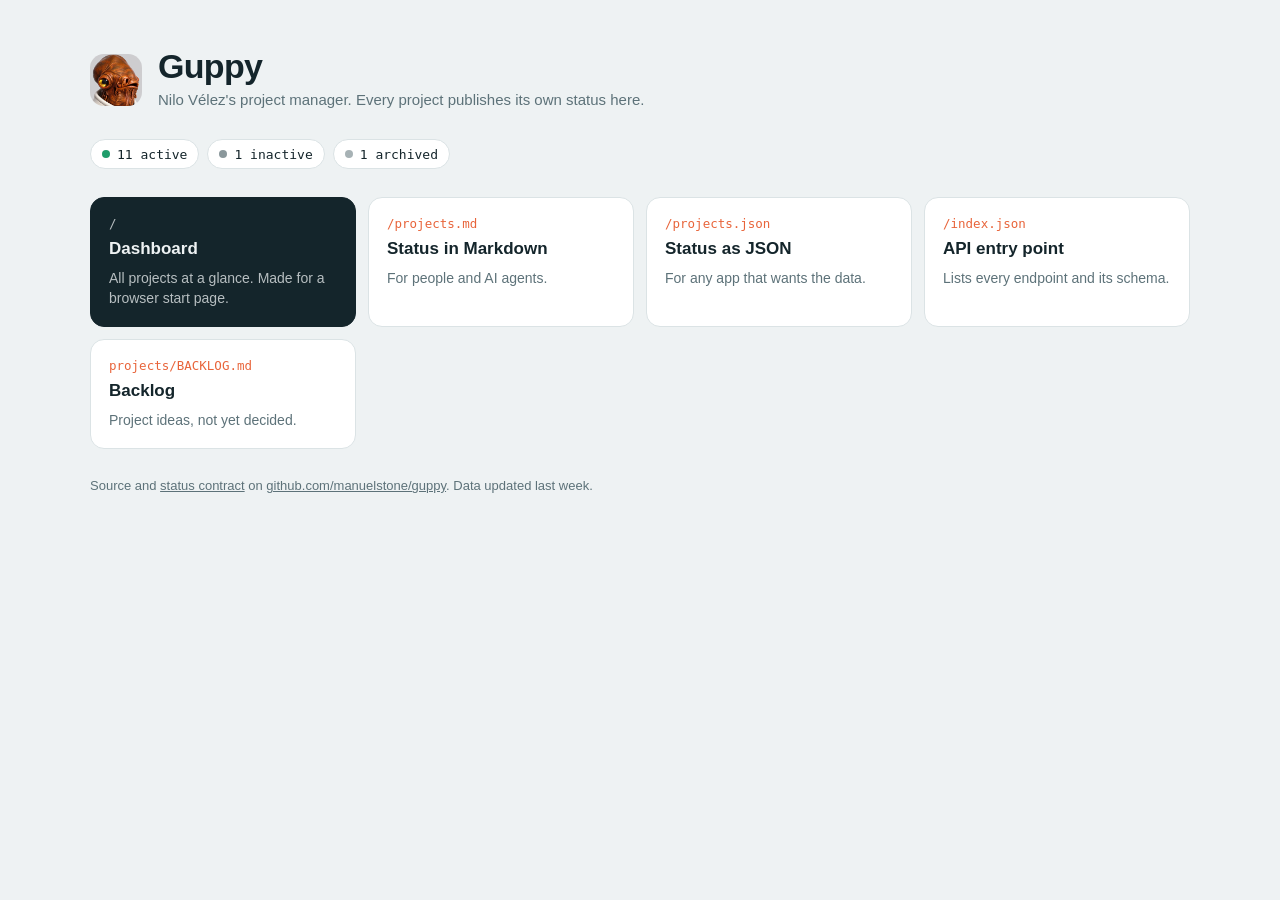
<file: site/about/index.html>
<!doctype html>
<html lang="en">
<head>
  <meta charset="utf-8">
  <meta name="viewport" content="width=device-width, initial-scale=1">
  <meta name="robots" content="noindex, nofollow">
  <title>About Guppy</title>
  <link rel="icon" type="image/png" sizes="32x32" href="../icons/favicon-32.png">
  <link rel="icon" type="image/png" sizes="16x16" href="../icons/favicon-16.png">
  <link rel="apple-touch-icon" href="../icons/apple-touch-icon.png">
  <link rel="stylesheet" href="../guppy.css">
</head>
<body>
  <main class="page home">
    <header class="home-head">
      <img class="mark" src="../icons/icon-192.png" alt="" width="52" height="52">
      <div>
        <h1>Guppy</h1>
        <p>Nilo Vélez's project manager. Every project publishes its own status here.</p>
      </div>
    </header>

    <div class="summary" id="summary" aria-label="Projects by status"></div>

    <nav class="links" aria-label="Published pages and files">
      <a class="link-card primary" href="../">
        <span class="path">/</span><strong>Dashboard</strong>
        <span class="what">All projects at a glance. Made for a browser start page.</span>
      </a>
      <a class="link-card" href="../projects.md">
        <span class="path">/projects.md</span><strong>Status in Markdown</strong>
        <span class="what">For people and AI agents.</span>
      </a>
      <a class="link-card" href="../projects.json">
        <span class="path">/projects.json</span><strong>Status as JSON</strong>
        <span class="what">For any app that wants the data.</span>
      </a>
      <a class="link-card" href="../index.json">
        <span class="path">/index.json</span><strong>API entry point</strong>
        <span class="what">Lists every endpoint and its schema.</span>
      </a>
      <a class="link-card" href="https://github.com/manuelstone/guppy/blob/main/projects/BACKLOG.md">
        <span class="path">projects/BACKLOG.md</span><strong>Backlog</strong>
        <span class="what">Project ideas, not yet decided.</span>
      </a>
    </nav>

    <p class="foot">
      Source and <a href="https://github.com/manuelstone/guppy/blob/main/docs/status-contract.md">status contract</a>
      on <a href="https://github.com/manuelstone/guppy">github.com/manuelstone/guppy</a>.
      <span id="updated"></span>
    </p>
  </main>

  <script>
    (() => {
      const ORDER = ['blocked', 'active', 'planned', 'inactive', 'archived'];
      const rtf = new Intl.RelativeTimeFormat('en', { numeric: 'auto' });
      const UNITS = [['year', 31557600], ['month', 2629800], ['week', 604800], ['day', 86400], ['hour', 3600], ['minute', 60], ['second', 1]];
      const ago = (unix) => {
        const s = unix - Date.now() / 1000;
        const [unit, size] = UNITS.find(([, size]) => Math.abs(s) >= size) || UNITS[UNITS.length - 1];
        return rtf.format(Math.round(s / size), unit);
      };

      fetch('../projects.json', { cache: 'no-cache' })
        .then((res) => { if (!res.ok) throw new Error(`HTTP ${res.status}`); return res.json(); })
        .then((data) => {
          const summary = document.getElementById('summary');
          for (const status of ORDER) {
            const n = data.projects.filter((p) => p.status === status).length;
            if (!n) continue;
            const chip = document.createElement('span');
            chip.className = `chip s-${status}`;
            const dot = document.createElement('i');
            dot.className = 'dot';
            chip.append(dot, `${n} ${status}`);
            summary.append(chip);
          }
          document.getElementById('updated').textContent = `Data updated ${ago(data.generated_unix)}.`;
        })
        .catch(() => {});
    })();
  </script>
</body>
</html>
</file>
<file: site/guppy.css>
/* Shared styles for Guppy's public pages: the dashboard (index.html, the home page) and the about page (about/index.html).
   Layout: the dashboard is a launcher panel. Projects are filtered by status and shown in one of two views,
   switched from the corner: details (rows with the full status text, the default) or icons (tiles). */

:root {
  --bg: #eef2f3;
  --panel: #ffffff;
  --panel-2: #f5f8f8;
  --line: #dbe3e5;
  --fg: #14252b;
  --muted: #5d7279;
  --accent: #e8643a;
  --active: #1f9d6b;
  --blocked: #d4552f;
  --planned: #3b7dd8;
  --inactive: #8a979b;
  --archived: #a7b2b5;
  --shadow: rgb(20 37 43 / 0.35);
  --font-ui: "Libre Franklin", "Helvetica Neue", helvetica, arial, sans-serif;
  --font-data: ui-monospace, "SF Mono", Menlo, Consolas, monospace;
  --radius: 14px;
  color-scheme: light;
}
@media (prefers-color-scheme: dark) {
  :root {
    --bg: #0d1517;
    --panel: #152124;
    --panel-2: #1b2a2e;
    --line: #26383d;
    --fg: #e4eef0;
    --muted: #8ea3a9;
    --accent: #f07a50;
    --active: #3cc48e;
    --blocked: #f07a50;
    --planned: #6aa4f0;
    --inactive: #7d8d92;
    --archived: #5f6f74;
    --shadow: rgb(0 0 0 / 0.6);
    color-scheme: dark;
  }
}

* { box-sizing: border-box; }
html { -webkit-text-size-adjust: 100%; }
body {
  margin: 0;
  background: var(--bg);
  color: var(--fg);
  font-family: var(--font-ui);
  font-size: 15px;
  line-height: 1.45;
  padding: 24px 16px 48px;
}
a { color: inherit; }
:focus-visible { outline: 2px solid var(--accent); outline-offset: 2px; border-radius: 6px; }
[hidden] { display: none !important; }
.page { max-width: 1100px; margin: 0 auto; }

/* Shared bits */
.dot { width: 8px; height: 8px; border-radius: 50%; background: var(--c, var(--muted)); flex: none; display: inline-block; }
.s-active { --c: var(--active); }
.s-blocked { --c: var(--blocked); }
.s-planned { --c: var(--planned); }
.s-inactive { --c: var(--inactive); }
.s-archived { --c: var(--archived); }
.empty { color: var(--muted); padding: 24px 4px; margin: 0; }

/* ---------- Home ---------- */
.home { display: grid; gap: 28px; padding-block: 24px; }
.home-head { display: flex; align-items: center; gap: 16px; }
.mark { width: 52px; height: 52px; flex: none; border-radius: 14px; }
.home h1 { font-size: 34px; line-height: 1.1; margin: 0; letter-spacing: -0.02em; text-wrap: balance; }
.home-head p { margin: 4px 0 0; color: var(--muted); }
.summary { display: flex; flex-wrap: wrap; gap: 8px; min-height: 30px; }
.chip { display: inline-flex; align-items: center; gap: 7px; font: 500 13px var(--font-data); padding: 5px 11px; border-radius: 999px; background: var(--panel); border: 1px solid var(--line); }
.links { display: grid; grid-template-columns: repeat(auto-fit, minmax(240px, 1fr)); gap: 12px; }
.link-card { display: grid; align-content: start; gap: 6px; padding: 18px; background: var(--panel); border: 1px solid var(--line); border-radius: var(--radius); text-decoration: none; transition: border-color 0.15s, transform 0.15s; }
.link-card:hover { border-color: var(--accent); transform: translateY(-1px); }
.link-card.primary { background: var(--fg); color: var(--bg); border-color: var(--fg); }
.link-card.primary .path, .link-card.primary .what { color: inherit; opacity: 0.75; }
.link-card strong { font-size: 17px; }
.path { font: 400 12.5px var(--font-data); color: var(--accent); }
.what { color: var(--muted); font-size: 14px; }
.foot { color: var(--muted); font-size: 13px; margin: 0; }

/* ---------- Dashboard ---------- */
.launcher { background: var(--panel); border: 1px solid var(--line); border-radius: 20px; box-shadow: 0 18px 50px -24px var(--shadow); }
.search { display: flex; align-items: center; gap: 12px; padding: 16px 22px; border-bottom: 1px solid var(--line); }
.search > svg { width: 20px; height: 20px; color: var(--muted); flex: none; }
.search input { flex: 1; min-width: 0; font: 400 20px var(--font-ui); color: var(--fg); background: none; border: 0; outline: none; }
.search input::placeholder { color: var(--muted); opacity: 0.8; }
.stamp { font: 400 12px var(--font-data); color: var(--muted); white-space: nowrap; }
.home-link { display: inline-grid; place-items: center; width: 30px; height: 30px; flex: none; border-radius: 8px; }
.home-link img { width: 30px; height: 30px; border-radius: 8px; display: block; }
.view-toggle { display: inline-grid; place-items: center; width: 34px; height: 34px; flex: none; padding: 0; color: var(--muted); background: none; border: 1px solid var(--line); border-radius: 9px; cursor: pointer; }
.view-toggle:hover { color: var(--fg); background: var(--panel-2); }
.view-toggle svg { width: 20px; height: 20px; fill: none; stroke: currentColor; stroke-width: 1.8; stroke-linecap: round; }
.body { padding: 18px 22px 26px; min-width: 0; }
.rows { display: grid; }
.row { position: relative; display: grid; grid-template-columns: 48px minmax(0, 1fr); gap: 14px; padding: 12px 0; text-decoration: none; }
.row + .row { border-top: 1px solid var(--line); }
.row-body { display: grid; align-content: start; min-width: 0; }
.row .name { font-weight: 600; display: flex; align-items: center; gap: 7px; }
.row .when { font: 400 12px var(--font-data); color: var(--muted); }
.row .text { color: var(--muted); font-size: 13.5px; margin-top: 3px; overflow-wrap: anywhere; }
.row.is-archived .icon { filter: grayscale(0.85); opacity: 0.55; }
.row .icon { width: 48px; height: 48px; border-radius: 12px; font-size: 17px; }
.row .tip { left: 62px; top: calc(100% - 4px); transform: none; }
.row:hover .tip, .row:focus-visible .tip { opacity: 1; }
.filters { display: flex; flex-wrap: wrap; gap: 6px; margin-bottom: 18px; }
.filters button { font: 500 13.5px var(--font-ui); color: var(--muted); background: none; border: 1px solid transparent; padding: 6px 12px; border-radius: 999px; cursor: pointer; display: inline-flex; gap: 6px; align-items: center; }
.filters button span { font-family: var(--font-data); font-size: 12px; opacity: 0.8; }
.filters button[aria-pressed="true"] { color: var(--fg); background: var(--panel-2); border-color: var(--line); }
.tiles { display: grid; grid-template-columns: repeat(auto-fill, minmax(150px, 1fr)); gap: 10px; }
.tile { position: relative; display: grid; justify-items: center; align-content: start; gap: 10px; padding: 18px 10px 14px; border-radius: 16px; text-decoration: none; text-align: center; border: 1px solid transparent; }
.tile:hover, .tile:focus-visible { background: var(--panel-2); border-color: var(--line); }
.tile .title { font-weight: 600; font-size: 14.5px; line-height: 1.25; }
.tile .meta { display: inline-flex; align-items: center; gap: 6px; font: 400 11.5px var(--font-data); color: var(--muted); }
.tile.is-archived .icon { filter: grayscale(0.85); opacity: 0.55; }
.icon { width: 64px; height: 64px; border-radius: 16px; display: grid; place-items: center; font: 700 22px var(--font-ui); color: #fff; letter-spacing: -0.02em; background: linear-gradient(150deg, hsl(var(--h) 70% 58%), hsl(calc(var(--h) + 28) 65% 42%)); box-shadow: inset 0 -2px 0 rgb(0 0 0 / 0.12); }
.icon.has-image { background: transparent; box-shadow: none; border-radius: 0; }
.icon img { width: 100%; height: 100%; object-fit: contain; display: block; }
.tip { position: absolute; z-index: 2; left: 50%; top: calc(100% - 6px); transform: translateX(-50%); width: min(260px, 80vw); padding: 10px 12px; background: var(--fg); color: var(--bg); font-size: 13px; text-align: left; border-radius: 10px; opacity: 0; pointer-events: none; transition: opacity 0.12s; }
.tile:hover .tip, .tile:focus-visible .tip { opacity: 1; }

@media (max-width: 760px) {
  .body { padding: 14px 12px 20px; }
  .search input { font-size: 17px; }
  .stamp { display: none; }
}
@media (min-width: 1200px) {
  .tiles { grid-template-columns: repeat(auto-fill, minmax(170px, 1fr)); }
  .tile .icon { width: 128px; height: 128px; border-radius: 30px; font-size: 42px; }
}
@media (prefers-reduced-motion: reduce) {
  * { transition: none !important; }
}
</file>
